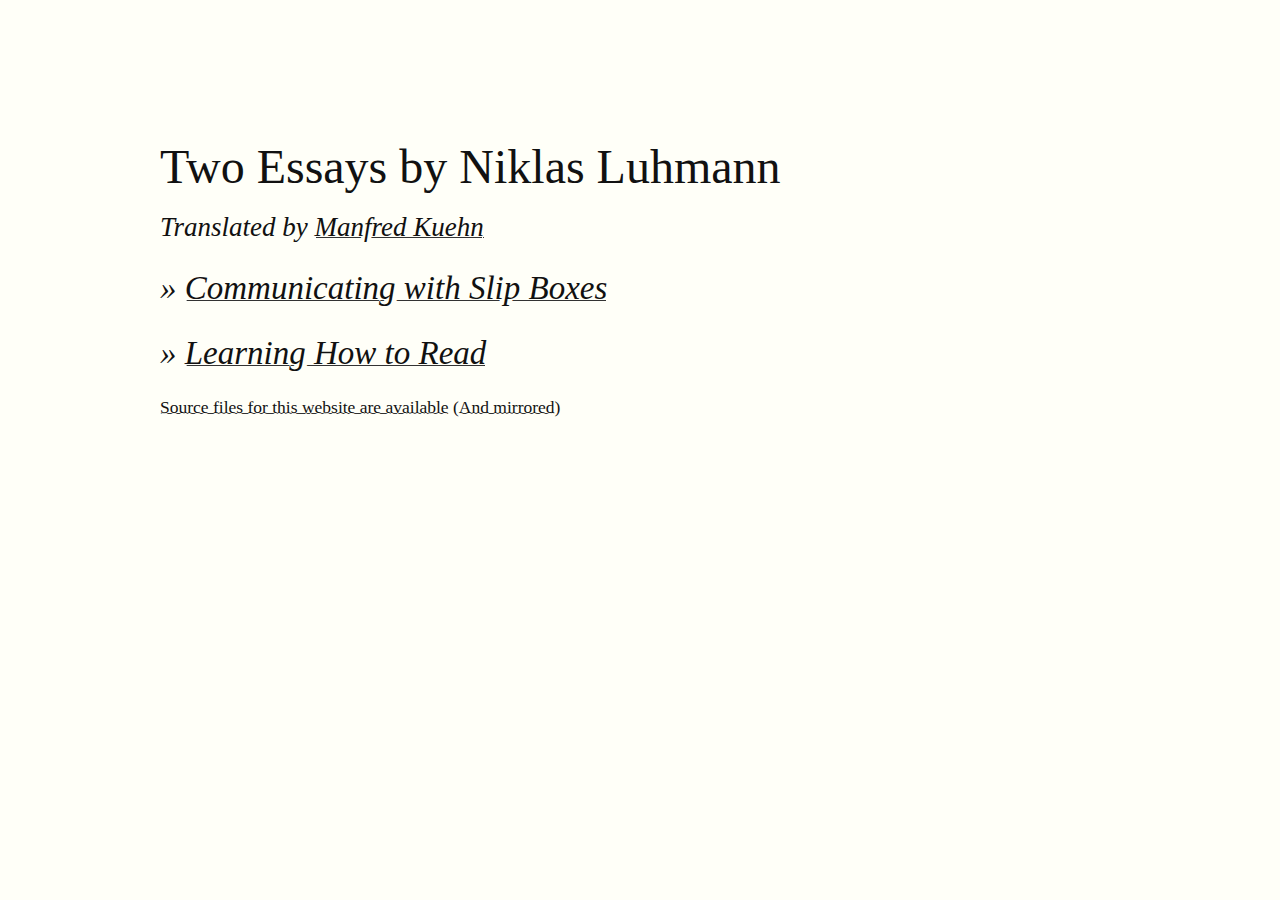
<file: index.html>
<!doctype html>
<head>
  <meta charset="utf-8"/>
  <title>Two Essays by Niklas Luhmann - Communicating with Slip Boxes - Learning How to Read</title>
  <link rel="stylesheet" href="css/tufte.css"/>
  <meta name="viewport" content="width=device-width, initial-scale=1">
</head>
<body>
  <article>
    <h1>Two Essays by Niklas Luhmann</h1>
    <p class="subtitle">Translated by <a href="http://takingnotenow.blogspot.com/">Manfred Kuehn</a></p>
    <h2>&raquo; <a href="communicating-with-slip-boxes">Communicating with Slip Boxes</a></h2>
    <h2>&raquo; <a href="learning-how-to-read">Learning How to Read</a></h2>
    <p><small><a href="source">Source files for this website are available</a> (<a href="mirror">And mirrored</a>)</small></p>
  </article>
</body>
</html>
</file>
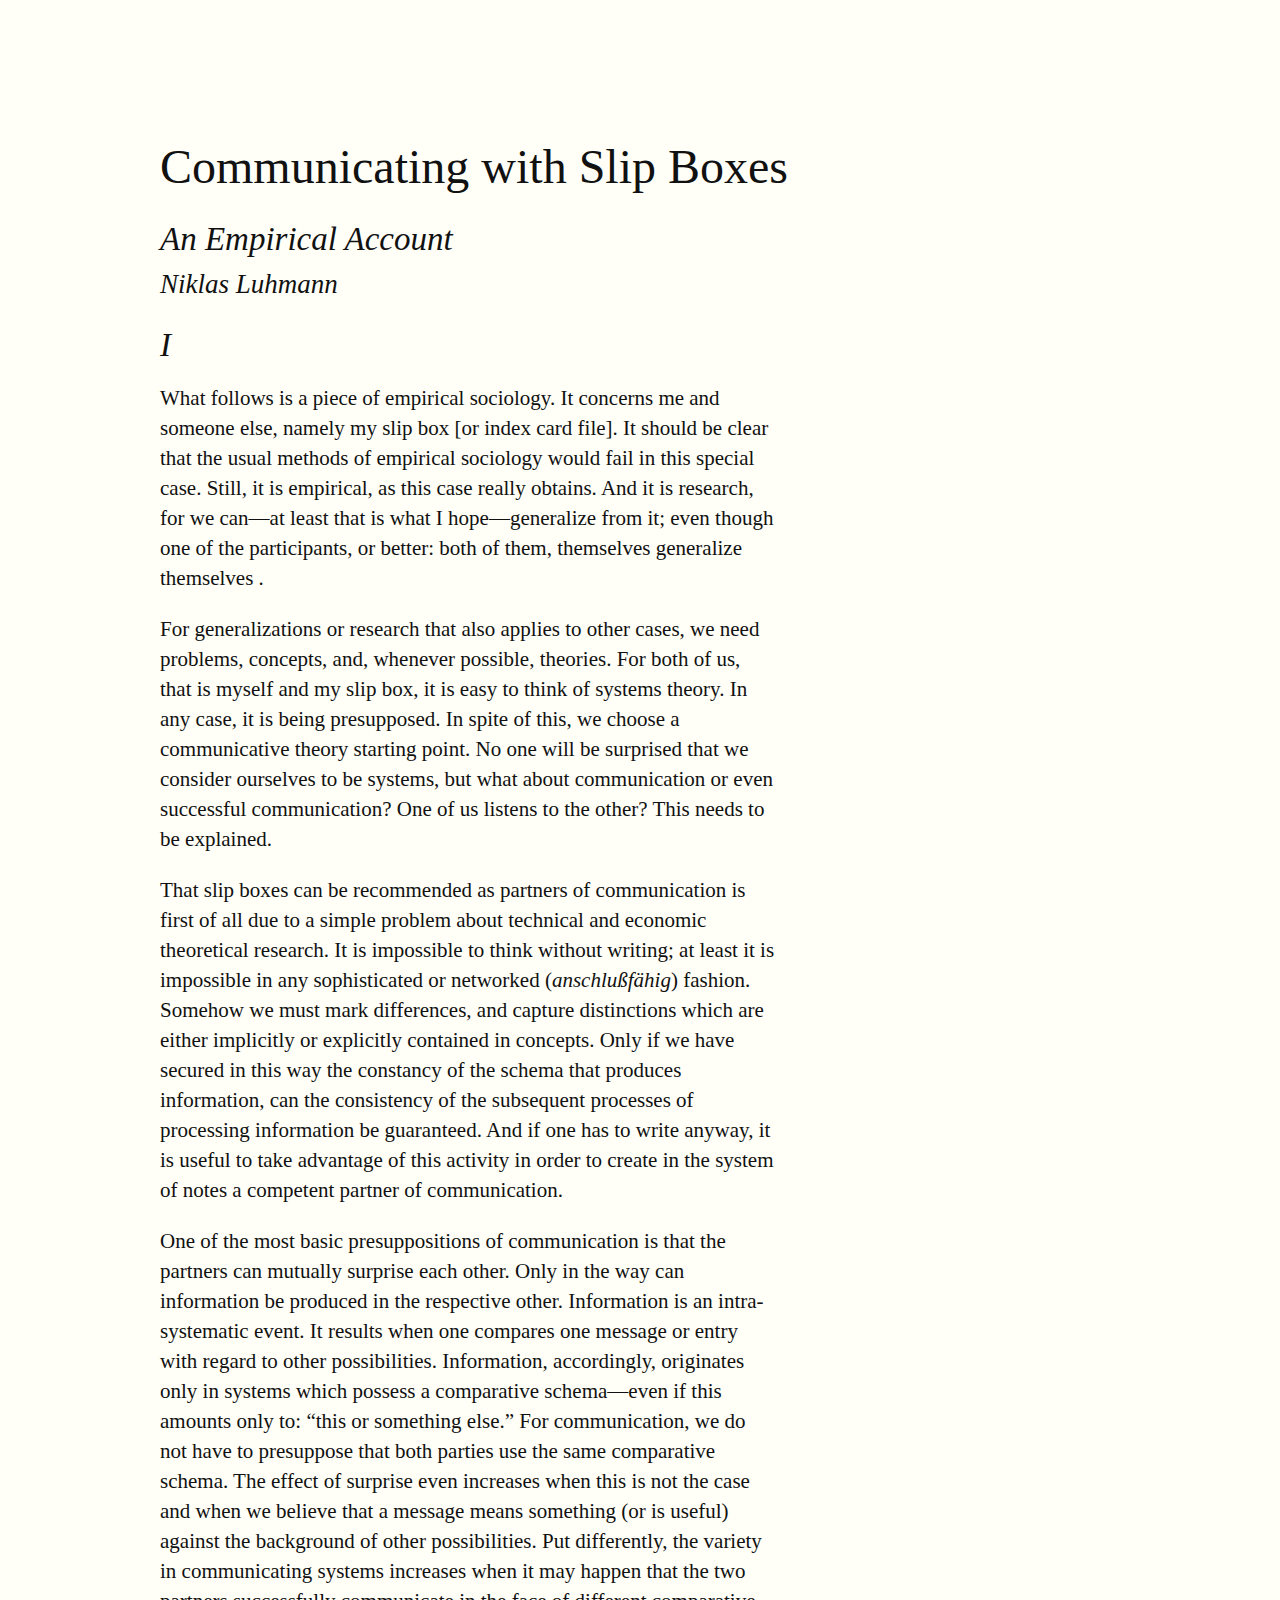
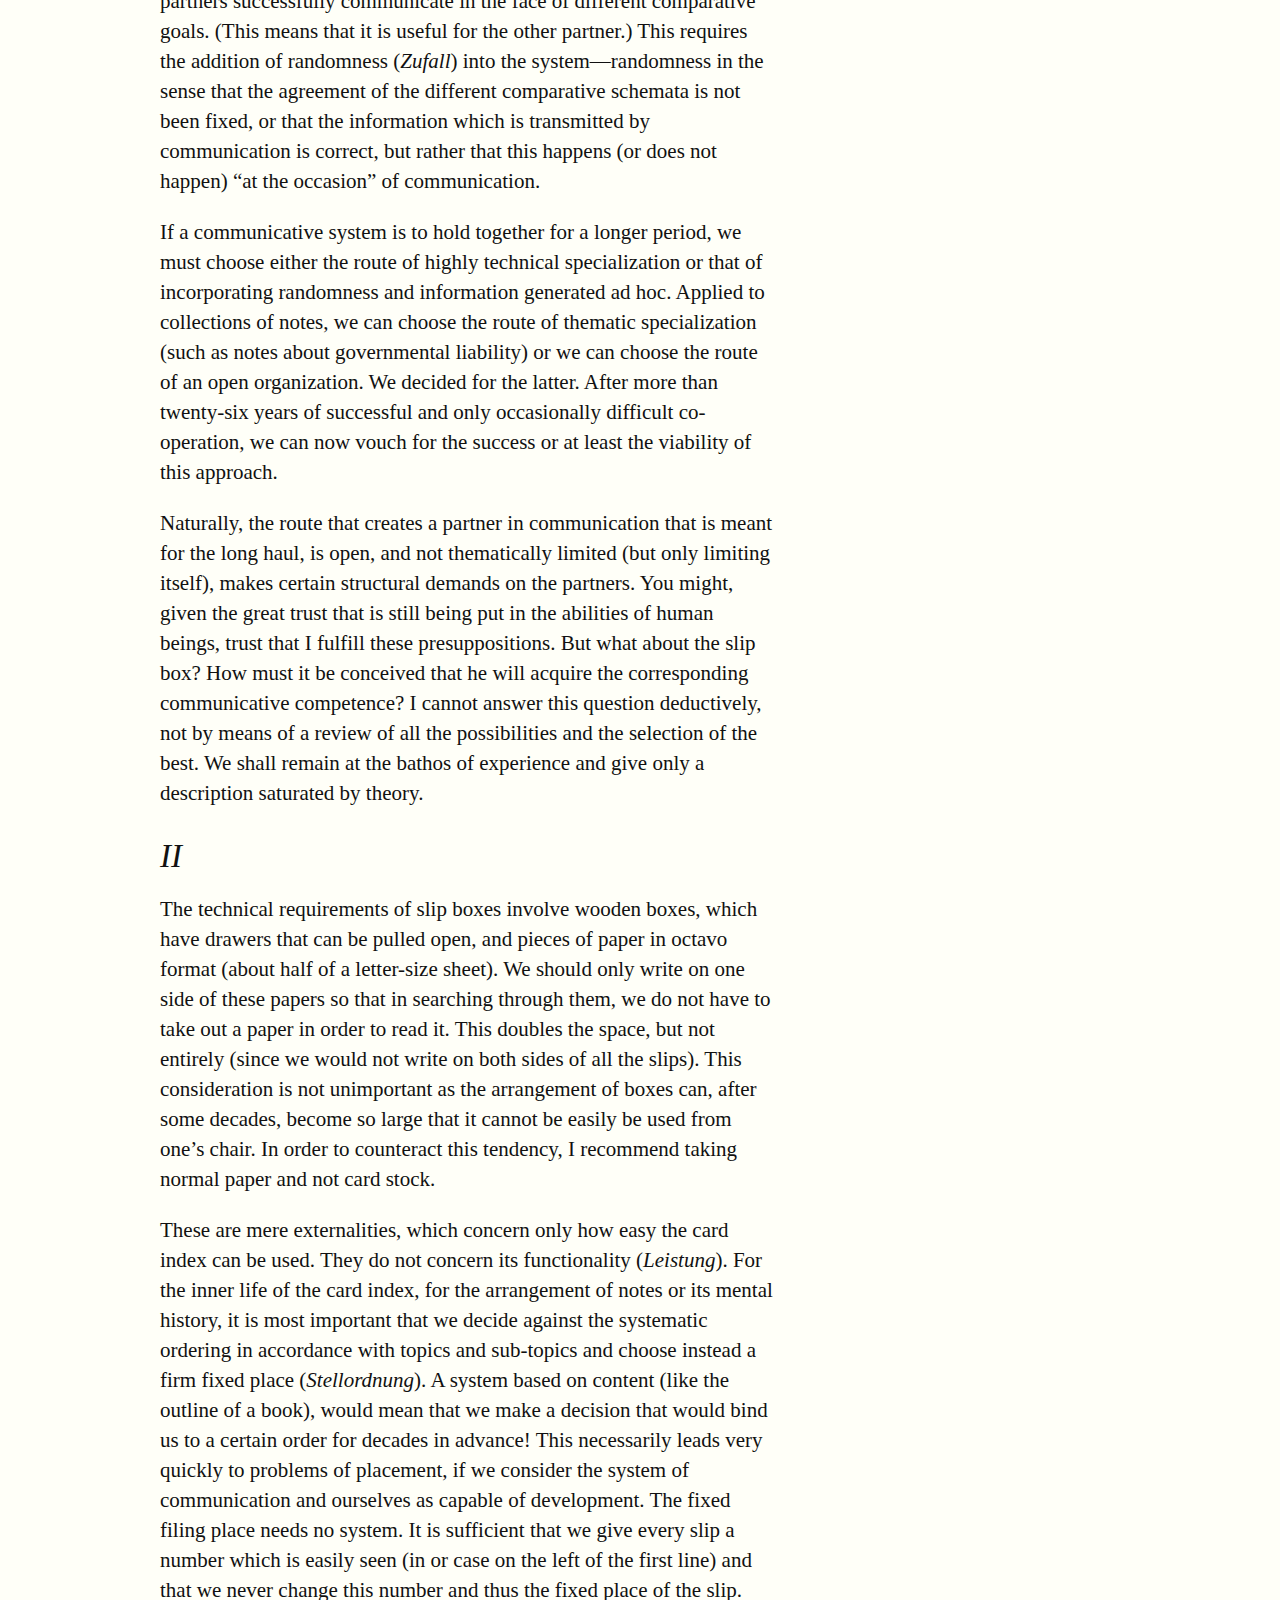
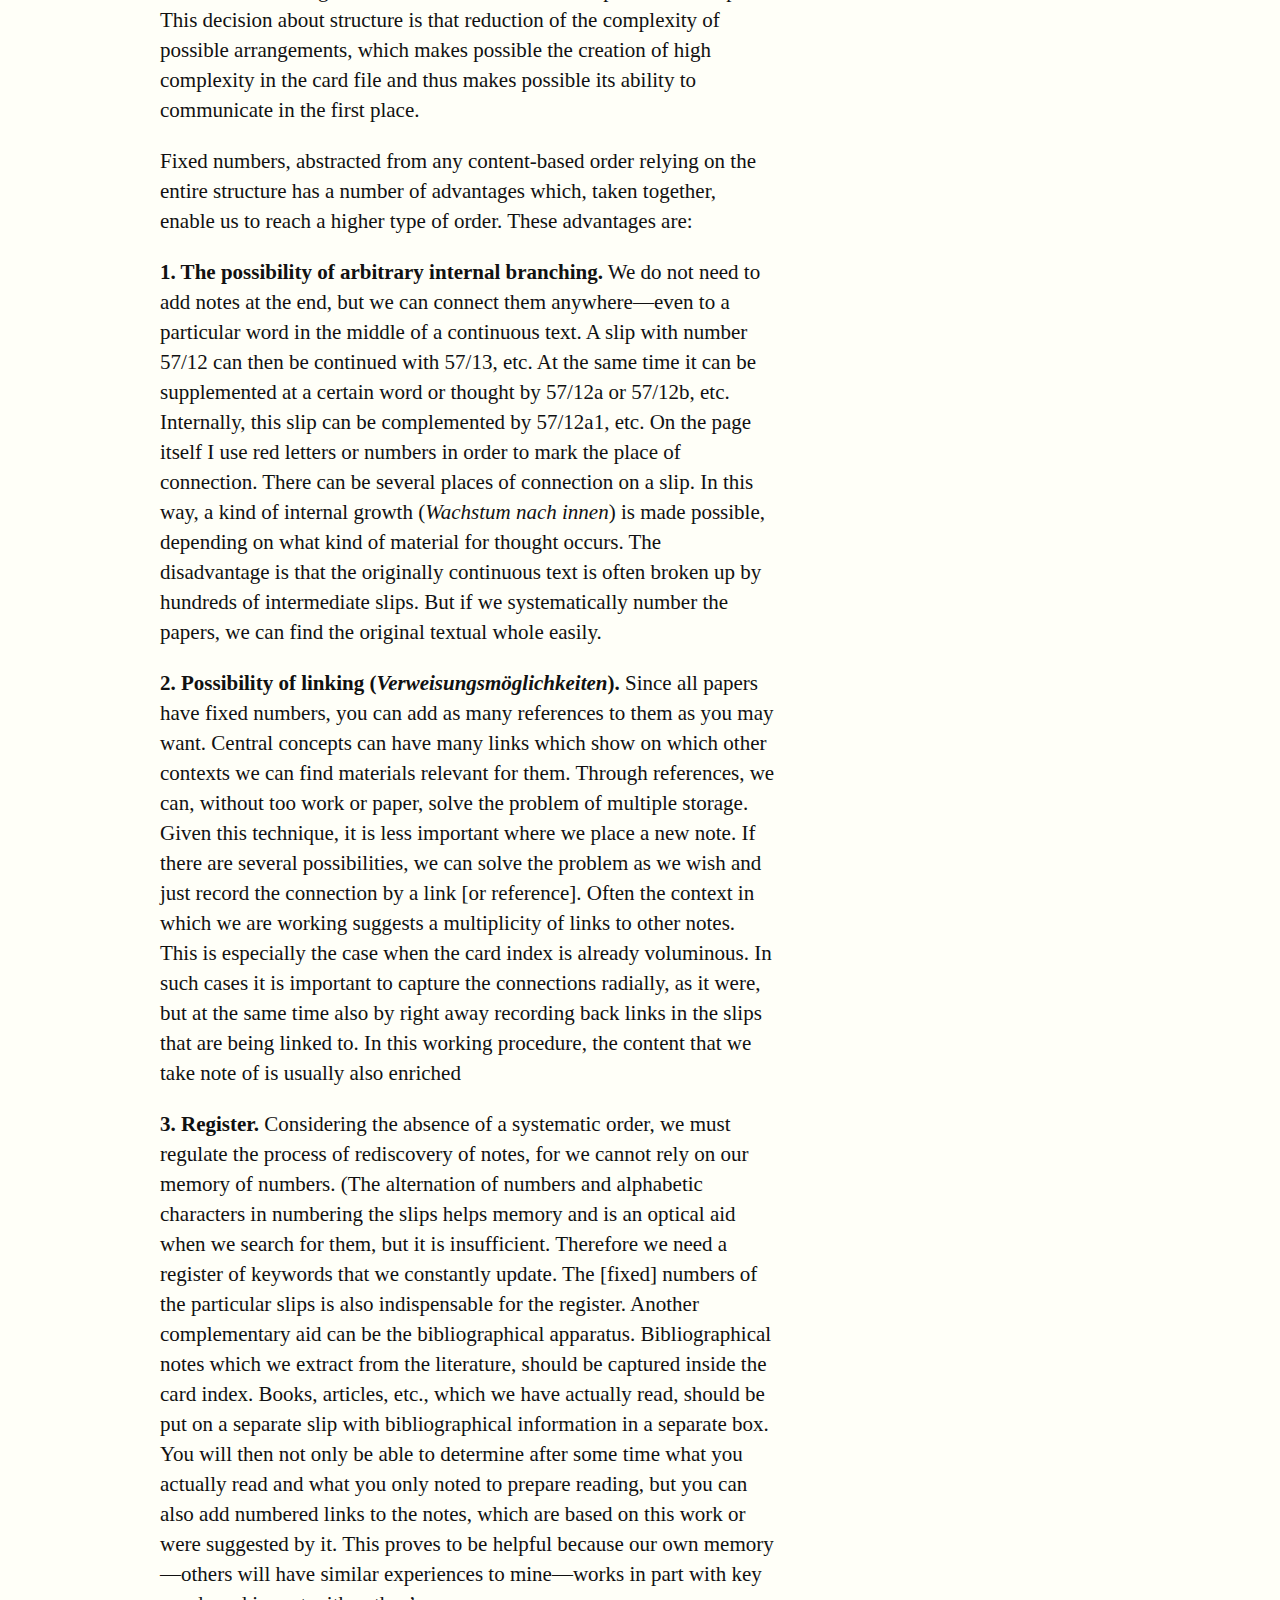
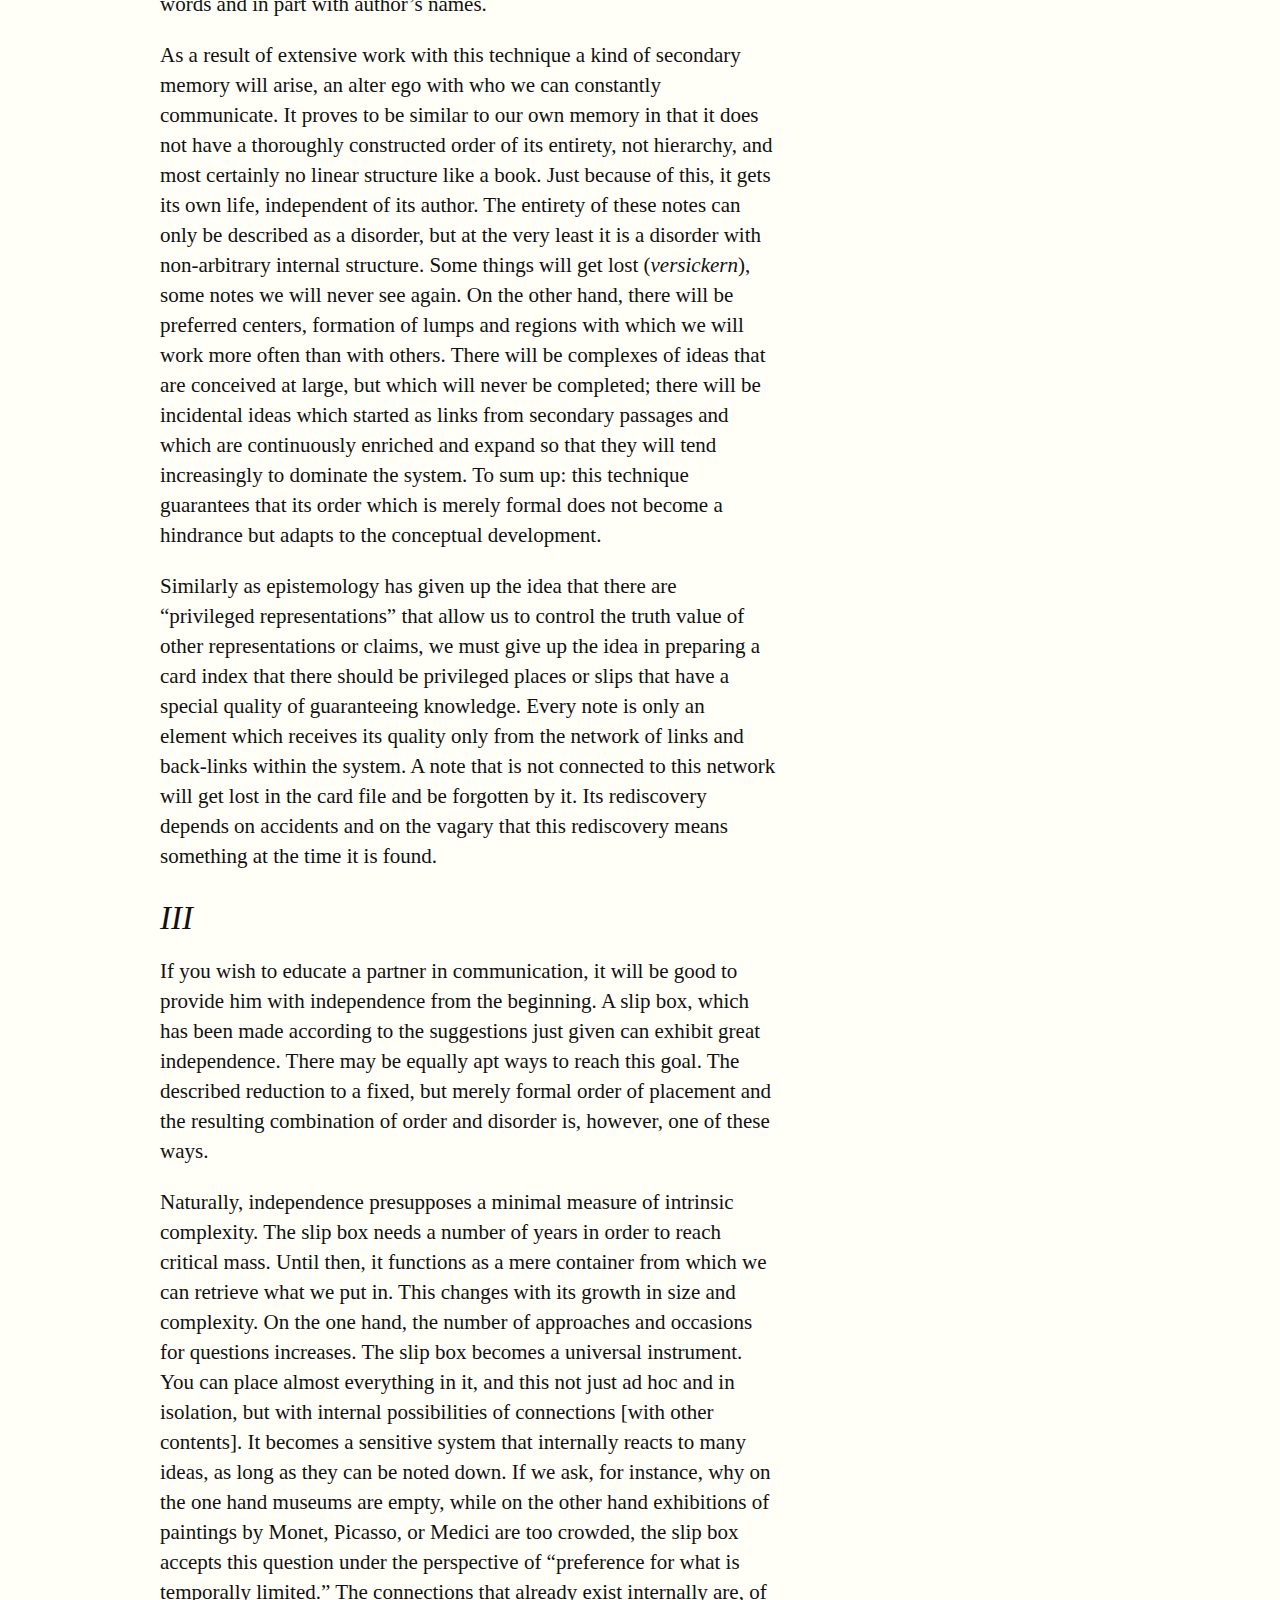
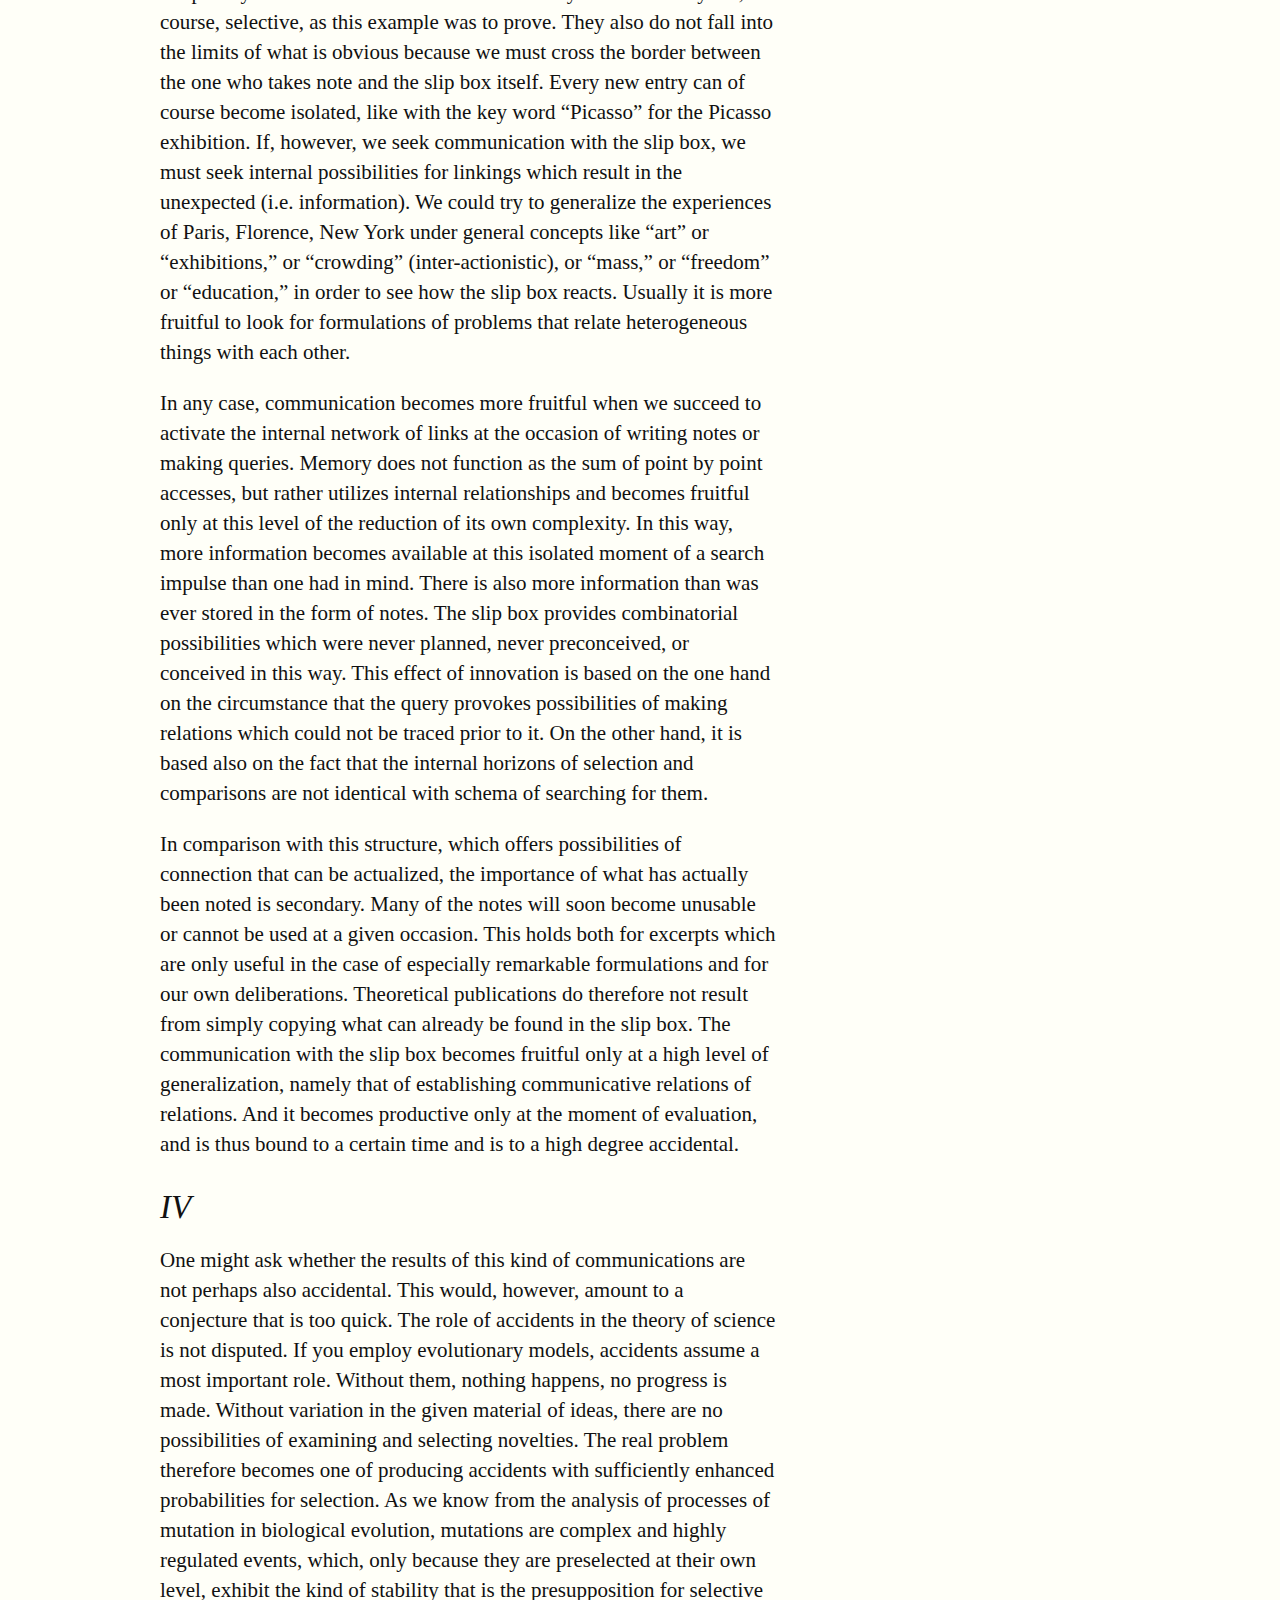
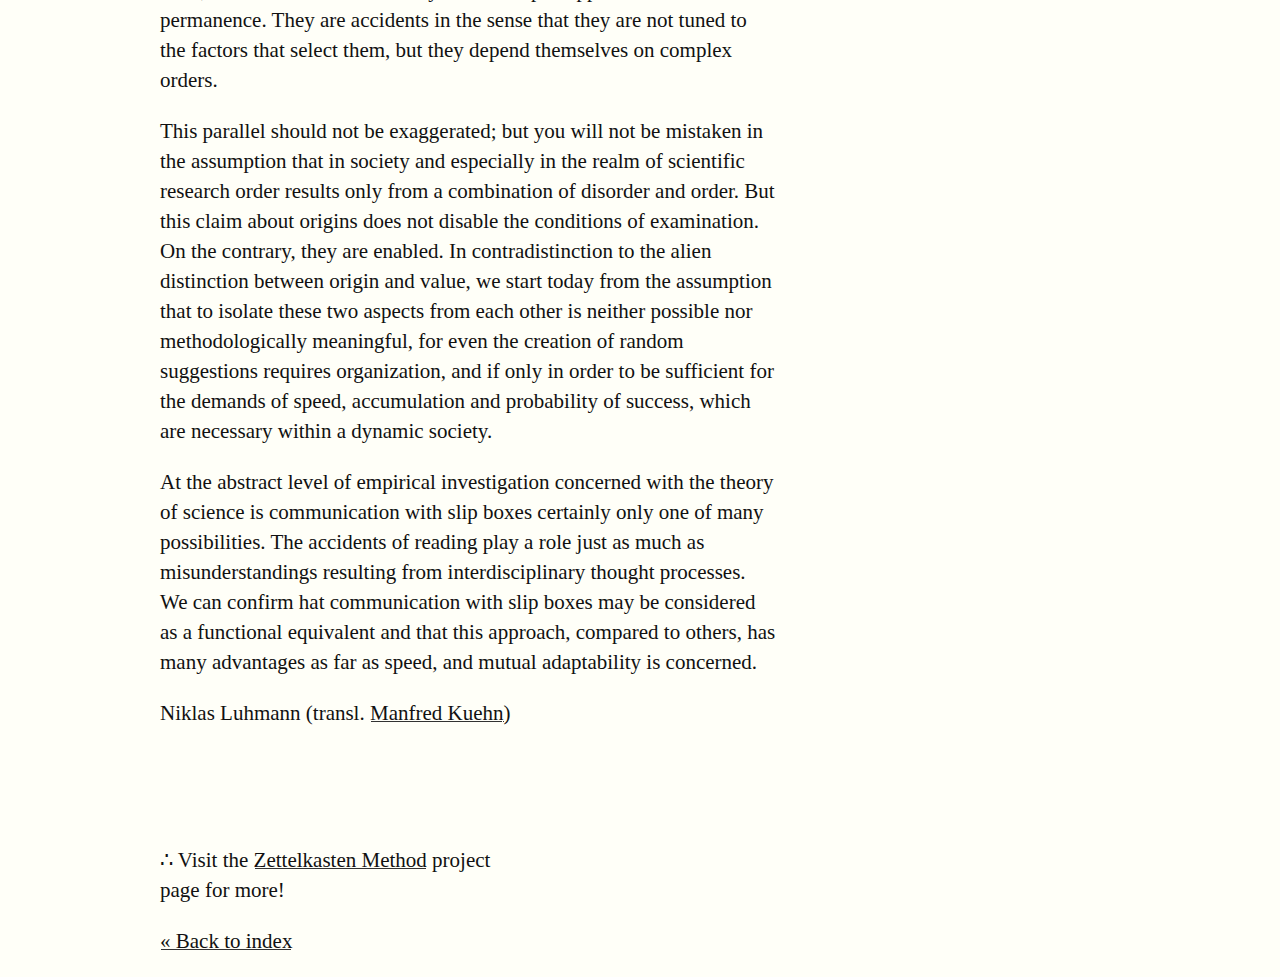
<file: communicating-with-slip-boxes.html>
<!doctype html>
<head>
  <meta charset="utf-8"/>
  <title>Communicating with Slip Boxes by Niklas Luhmann</title>
  <link rel="stylesheet" href="css/tufte.css"/>
  <meta name="viewport" content="width=device-width, initial-scale=1">
</head>
<body>
  <article>
    <h1>Communicating with Slip Boxes</h1>
    <h2>An Empirical Account</h2>
    <p class="subtitle">Niklas Luhmann</p>

    <h2 id="I">I</h2>

    <p>What follows is a piece of empirical sociology. It concerns me and someone else, namely my slip box [or index card file]. It should be clear that the usual methods of empirical sociology would fail in this special case. Still, it is empirical, as this case really obtains. And it is research, for we can—at least that is what I hope—generalize from it; even though one of the participants, or better: both of them, themselves generalize themselves .</p>

    <p>For generalizations or research that also applies to other cases, we need problems, concepts, and, whenever possible, theories. For both of us, that is myself and my slip box, it is easy to think of systems theory. In any case, it is being presupposed. In spite of this, we choose a communicative theory starting point. No one will be surprised that we consider ourselves to be systems, but what about communication or even successful communication? One of us listens to the other? This needs to be explained.</p>

    <p>That slip boxes can be recommended as partners of communication is first of all due to a simple problem about technical and economic theoretical research. It is impossible to think without writing; at least it is impossible in any sophisticated or networked (<em>anschlußfähig</em>) fashion. Somehow we must mark differences, and capture distinctions which are either implicitly or explicitly contained in concepts. Only if we have secured in this way the constancy of the schema that produces information, can the consistency of the subsequent processes of processing information be guaranteed. And if one has to write anyway, it is useful to take advantage of this activity in order to create in the system of notes a competent partner of communication.</p>

    <p>One of the most basic presuppositions of communication is that the partners can mutually surprise each other. Only in the way can information be produced in the respective other. Information is an intra-systematic event. It results when one compares one message or entry  with regard to other possibilities. Information, accordingly, originates only in systems which possess a comparative schema—even if this amounts only to: “this or something else.” For communication, we do not have to presuppose that both parties use the same comparative schema. The effect of surprise even increases when this is not the case and when we believe that a message means something (or is useful) against the background of other possibilities. Put differently, the variety in communicating systems increases when it may happen that the two partners successfully communicate in the face of different comparative goals. (This means that it is useful for the other partner.) This requires the addition of randomness (<em>Zufall</em>) into the system—randomness in the sense that the agreement of the different comparative schemata is not been fixed, or that the information which is transmitted by communication is correct, but rather that this happens (or does not happen) “at the occasion” of communication.</p>

    <p>If a communicative system is to hold together for a longer period, we must choose either the route of highly technical specialization or that of incorporating randomness and information generated ad hoc. Applied to collections of notes, we can choose the route of thematic specialization (such as notes about governmental liability) or we can choose the route of an open organization. We decided for the latter. After more than twenty-six years of successful and only occasionally difficult co-operation, we can now vouch for the success or at least the viability of this approach.</p>

    <p>Naturally, the route that creates a partner in communication that is meant for the long haul, is open, and not thematically limited (but only limiting itself), makes certain structural demands on the partners. You might, given the great trust that is still being put in the abilities of human beings, trust that I fulfill these presuppositions. But what about the slip box? How must it be conceived that he will acquire the corresponding communicative competence? I cannot answer this question deductively, not by means of a review of all the possibilities and the selection of the best. We shall remain at the bathos of experience and give only a description saturated by theory.</p>

    <h2 id="II">II</h2>

    <p>The technical requirements of slip boxes involve wooden boxes, which have drawers that can be pulled open, and pieces of paper in octavo format (about half of a letter-size sheet). We should only write on one side of these papers so that in searching through them, we do not have to take out a paper in order to read it. This doubles the space, but not entirely (since we would not write on both sides of all the slips). This consideration is not unimportant as the arrangement of boxes can, after some decades, become so large that it cannot be easily be used from one’s chair. In order to counteract this tendency, I recommend taking normal paper and not card stock.</p>

    <p>These are mere externalities, which concern only how easy the card index can be used. They do not concern its functionality (<em>Leistung</em>). For the inner life of the card index, for the arrangement of notes or its mental history, it is most important that we decide against the systematic ordering in accordance with topics and sub-topics and choose instead a firm fixed place (<em>Stellordnung</em>). A system based on content (like the outline of a book), would mean that we make a decision that would bind us to a certain order for decades in advance! This necessarily leads very quickly to problems of placement, if we consider the system of communication and ourselves as capable of development. The fixed filing place needs no system. It is sufficient that we give every slip a number which is easily seen (in or case on the left of the first line) and that we never change this number and thus the fixed place of the slip. This decision about structure is that reduction of the complexity of possible arrangements, which makes possible the creation of high complexity in the card file and thus makes possible its ability to communicate in the first place.</p>

    <p>Fixed numbers, abstracted from any content-based order relying on the entire structure has a number of advantages which, taken together, enable us to reach a higher type of order. These advantages are:</p>

    <p><strong>1. The possibility of arbitrary internal branching.</strong> We do not need to add notes at the end, but we can connect them anywhere—even to a particular word in the middle of a continuous text. A slip with number 57/12 can then be continued with 57/13, etc. At the same time it can be supplemented at a certain word or thought by 57/12a or 57/12b, etc. Internally, this slip can be complemented by 57/12a1, etc. On the page itself I use red letters or numbers in order to mark the place of connection. There can be several places of connection on a slip. In this way, a kind of internal growth (<em>Wachstum nach innen</em>) is made possible, depending on what kind of material for thought occurs. The disadvantage is that the originally continuous text is often broken up by hundreds of intermediate slips. But if we systematically number the papers, we can find the original textual whole easily.</p>

    <p><strong>2. Possibility of linking (<em>Verweisungsmöglichkeiten</em>).</strong> Since all papers have fixed numbers, you can add as many references to them as you may want. Central concepts can have many links which show on which other contexts we can find materials relevant for them. Through references, we can, without too work or paper, solve the problem of multiple storage. Given this technique, it is less important where we place a new note. If there are several possibilities, we can solve the problem as we wish and just record the connection by a link [or reference]. Often the context in which we are working suggests a multiplicity of links to other notes. This is especially the case when the card index is already voluminous. In such cases it is important to capture the connections radially, as it were, but at the same time also by right away recording back links in the slips that are being linked to. In this working procedure, the content that we take note of is usually also enriched</p>

    <p><strong>3. Register.</strong> Considering the absence of a systematic order, we must regulate the process of rediscovery of notes, for we cannot rely on our memory of numbers. (The alternation of numbers and alphabetic characters in numbering the slips helps memory and is an optical aid when we search for them, but it is insufficient. Therefore we need a register of keywords that we constantly update. The [fixed] numbers of the particular slips is also indispensable for the register. Another complementary aid can be the bibliographical apparatus. Bibliographical notes which we extract from the literature, should be captured inside the card index. Books, articles, etc., which we have actually read, should be put on a separate slip with bibliographical information in a separate box. You will then not only be able to determine after some time what you actually read and what you only noted to prepare reading, but you can also add numbered links to the notes, which are based on this work or were suggested by it. This proves to be helpful because our own memory—others will have similar experiences to mine—works in part with key words and in part with author’s names.</p>

    <p>As a result of extensive work with this technique a kind of secondary memory will arise, an alter ego with who we can constantly communicate. It proves to be similar to our own memory in that it does not have a thoroughly constructed order of its entirety, not hierarchy, and most certainly no linear structure like a book. Just because of this, it gets its own life, independent of its author. The entirety of these notes can only be described as a disorder, but at the very least it is a disorder with non-arbitrary internal structure. Some things will get lost (<em>versickern</em>), some notes we will never see again. On the other hand, there will be preferred centers, formation of lumps and regions with which we will work more often than with others. There will be complexes of ideas that are conceived at large, but which will never be completed; there will be incidental ideas which started as links from secondary passages and which are continuously enriched and expand so that they will tend increasingly to dominate the system. To sum up: this technique guarantees that its order which is merely formal does not become a hindrance but adapts to the conceptual development.</p>

    <p>Similarly as epistemology has given up the idea that there are “privileged representations” that allow us to control the truth value of other representations or claims, we must give up the idea in preparing a card index that there should be privileged places or slips that have a special quality of guaranteeing knowledge. Every note is only an element which receives its quality only from the network of links and back-links within the system. A note that is not connected to this network will get lost in the card file and be forgotten by it. Its rediscovery depends on accidents and on the vagary that this rediscovery means something at the time it is found.</p>

    <h2 id="III">III</h2>

    <p>If you wish to educate a partner in communication, it will be good to provide him with independence from the beginning. A slip box, which has been made according to the suggestions just given can exhibit great independence. There may be equally apt ways to reach this goal. The described reduction to a fixed, but merely formal order of placement and the resulting combination of order and disorder is, however, one of these ways.</p>

    <p>Naturally, independence presupposes a minimal measure of intrinsic complexity. The slip box needs a number of years in order to reach critical mass. Until then, it functions as a mere container from which we can retrieve what we put in. This changes with its growth in size and complexity. On the one hand, the number of approaches and occasions for questions increases. The slip box becomes a universal instrument. You can place almost everything in it, and this not just ad hoc and in isolation, but with internal possibilities of connections [with other contents]. It becomes a sensitive system that internally reacts to many ideas, as long as they can be noted down. If we ask, for instance, why on the one hand museums are empty, while on the other hand exhibitions of paintings by Monet, Picasso, or Medici are too crowded, the slip box accepts this question under the perspective of “preference for what is temporally limited.” The connections that already exist internally are, of course, selective, as this example was to prove. They also do not fall into the limits of what is obvious because we must cross the border between the one who takes note and the slip box itself. Every new entry can of course become isolated, like with the key word “Picasso” for the Picasso exhibition. If, however, we seek communication with the slip box, we must seek internal possibilities for linkings which result in the unexpected (i.e. information). We could try to generalize the experiences of Paris, Florence, New York under general concepts like “art” or “exhibitions,” or “crowding” (inter-actionistic), or “mass,” or “freedom” or “education,” in order to see how the slip box reacts. Usually it is more fruitful to look for formulations of problems that relate heterogeneous things with each other.</p>

    <p>In any case, communication becomes more fruitful when we succeed to activate the internal network of links at the occasion of writing notes or making queries. Memory does not function as the sum of point by point accesses, but rather utilizes internal relationships and becomes fruitful only at this level of the reduction of its own complexity. In this way, more information becomes available at this isolated moment of a search impulse than one had in mind. There is also more information than was ever stored in the form of notes. The slip box provides combinatorial possibilities which were never planned, never preconceived, or conceived in this way. This effect of innovation is based on the one hand on the circumstance that the query provokes possibilities of making relations which could not be traced prior to it. On the other hand, it is based also on the fact that the internal horizons of selection and comparisons are not identical with schema of searching for them.</p>

    <p>In comparison with this structure, which offers possibilities of connection that can be actualized, the importance of what has actually been noted is secondary. Many of the notes will soon become unusable or cannot be used at a given occasion. This holds both for excerpts which are only useful in the case of especially remarkable formulations and for our own deliberations. Theoretical publications do therefore not result from simply copying what can already be found in the slip box. The communication with the slip box becomes fruitful only at a high level of generalization, namely that of establishing communicative relations of relations. And it becomes productive only at the moment of evaluation, and is thus bound to a certain time and is to a high degree accidental.</p>

    <h2 id="IV">IV</h2>

    <p>One might ask whether the results of this kind of communications are not perhaps also accidental. This would, however, amount to a conjecture that is too quick. The role of accidents in the theory of science is not disputed. If you employ evolutionary models, accidents assume a most important role. Without them, nothing happens, no progress is made. Without variation in the given material of ideas, there are no possibilities of examining and selecting novelties. The real problem therefore becomes one of producing accidents with sufficiently enhanced probabilities for selection. As we know from the analysis of processes of mutation in biological evolution, mutations are complex and highly regulated events, which, only because they are preselected at their own level, exhibit the kind of stability that is the presupposition for selective permanence. They are accidents in the sense that they are not tuned to the factors that select them, but they depend themselves on complex orders.</p>

    <p>This parallel should not be exaggerated; but you will not be mistaken in the assumption that in society and especially in the realm of scientific research order results only from a combination of disorder and order. But this claim about origins does not disable the conditions of examination. On the contrary, they are enabled. In contradistinction to the alien distinction between origin and value, we start today from the assumption that to isolate these two aspects from each other is neither possible nor methodologically meaningful, for even the creation of random suggestions requires organization, and if only in order to be sufficient for the demands of speed, accumulation and probability of success, which are necessary within a dynamic society.</p>

    <p>At the abstract level of empirical investigation concerned with the theory of science is communication with slip boxes certainly only one of many possibilities. The accidents of reading play a role just as much as misunderstandings resulting from interdisciplinary thought processes. We can confirm hat communication with slip boxes may be considered as a functional equivalent and that this approach, compared to others, has many advantages as far as speed, and mutual adaptability is concerned.</p>

    <p>Niklas Luhmann (transl. <a href="http://takingnotenow.blogspot.com/">Manfred Kuehn</a>)</p>
  </article>

  <footer>
    <p>&there4; Visit the <a href="https://zettelkasten.de/">Zettelkasten Method</a> project page for more!</p>
    <p><a href="/">&laquo; Back to index</a></p>
  </footer>
</body>
</html>
</file>
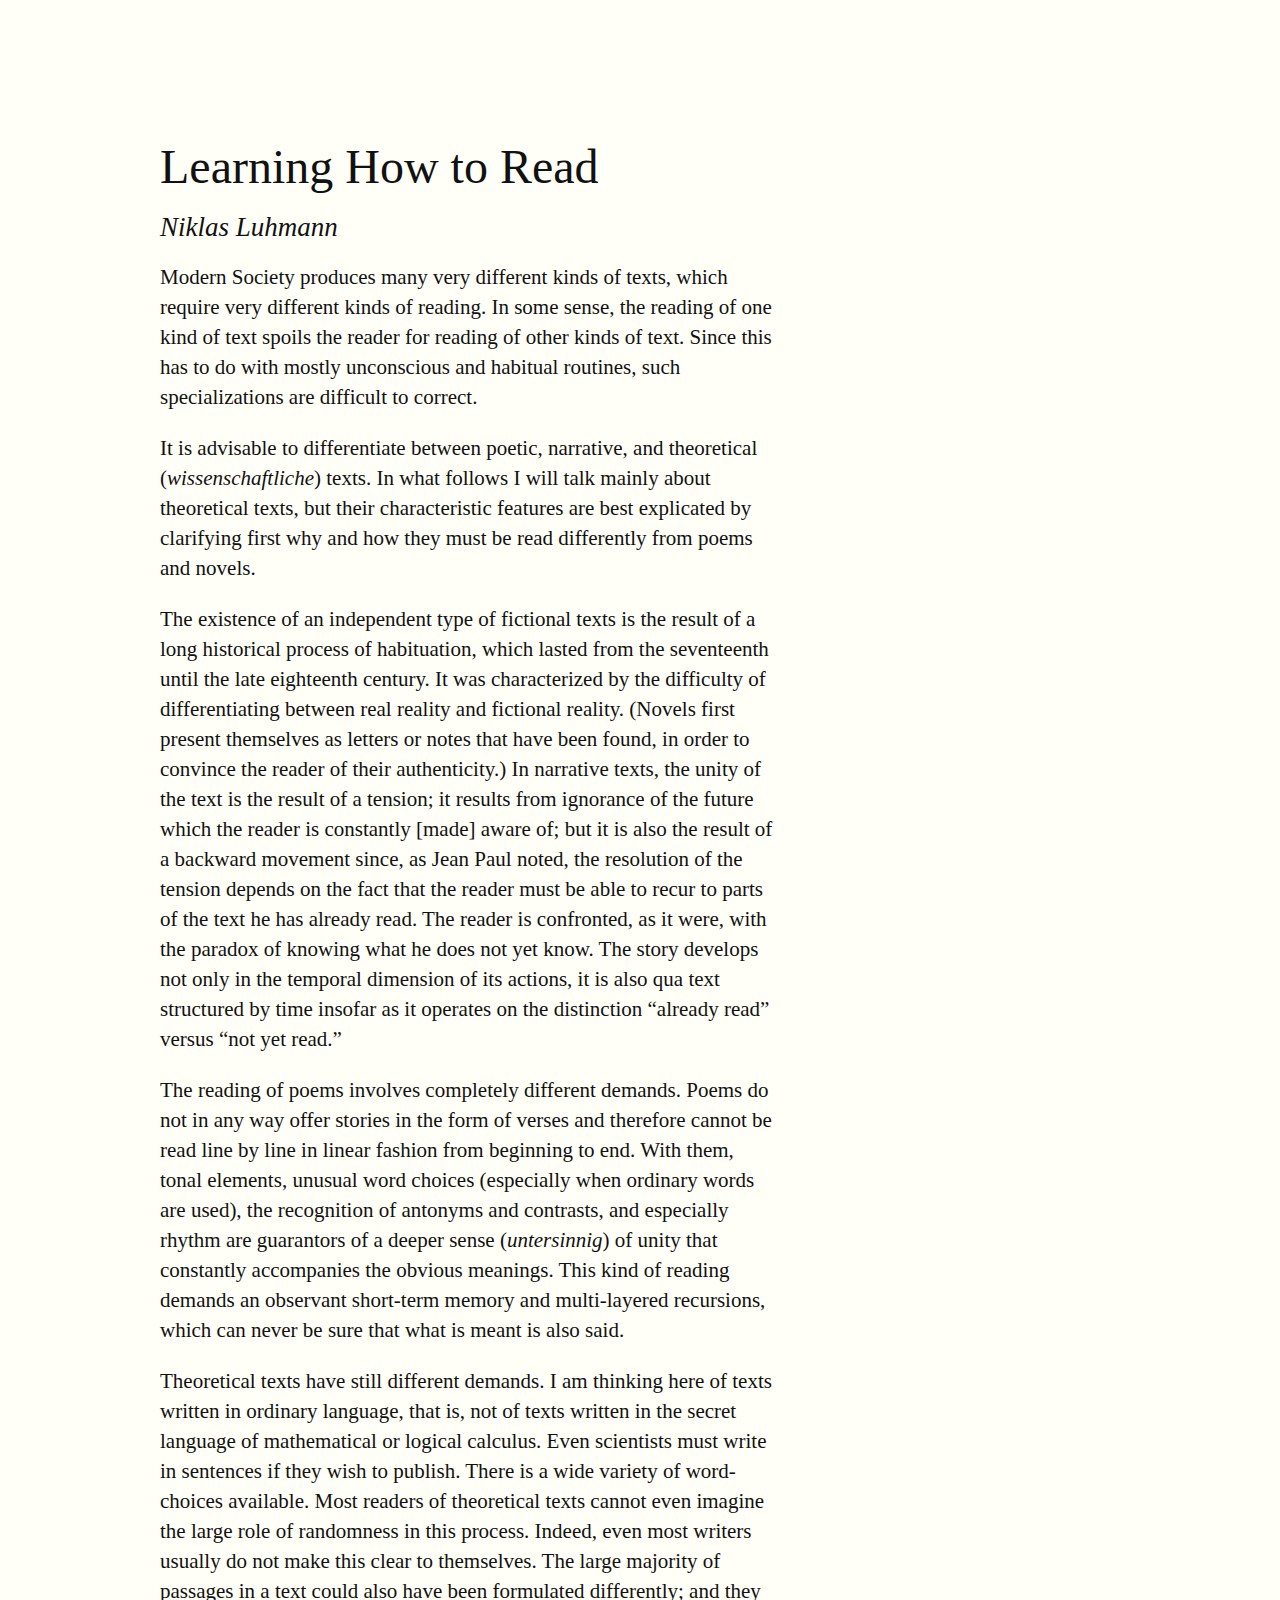
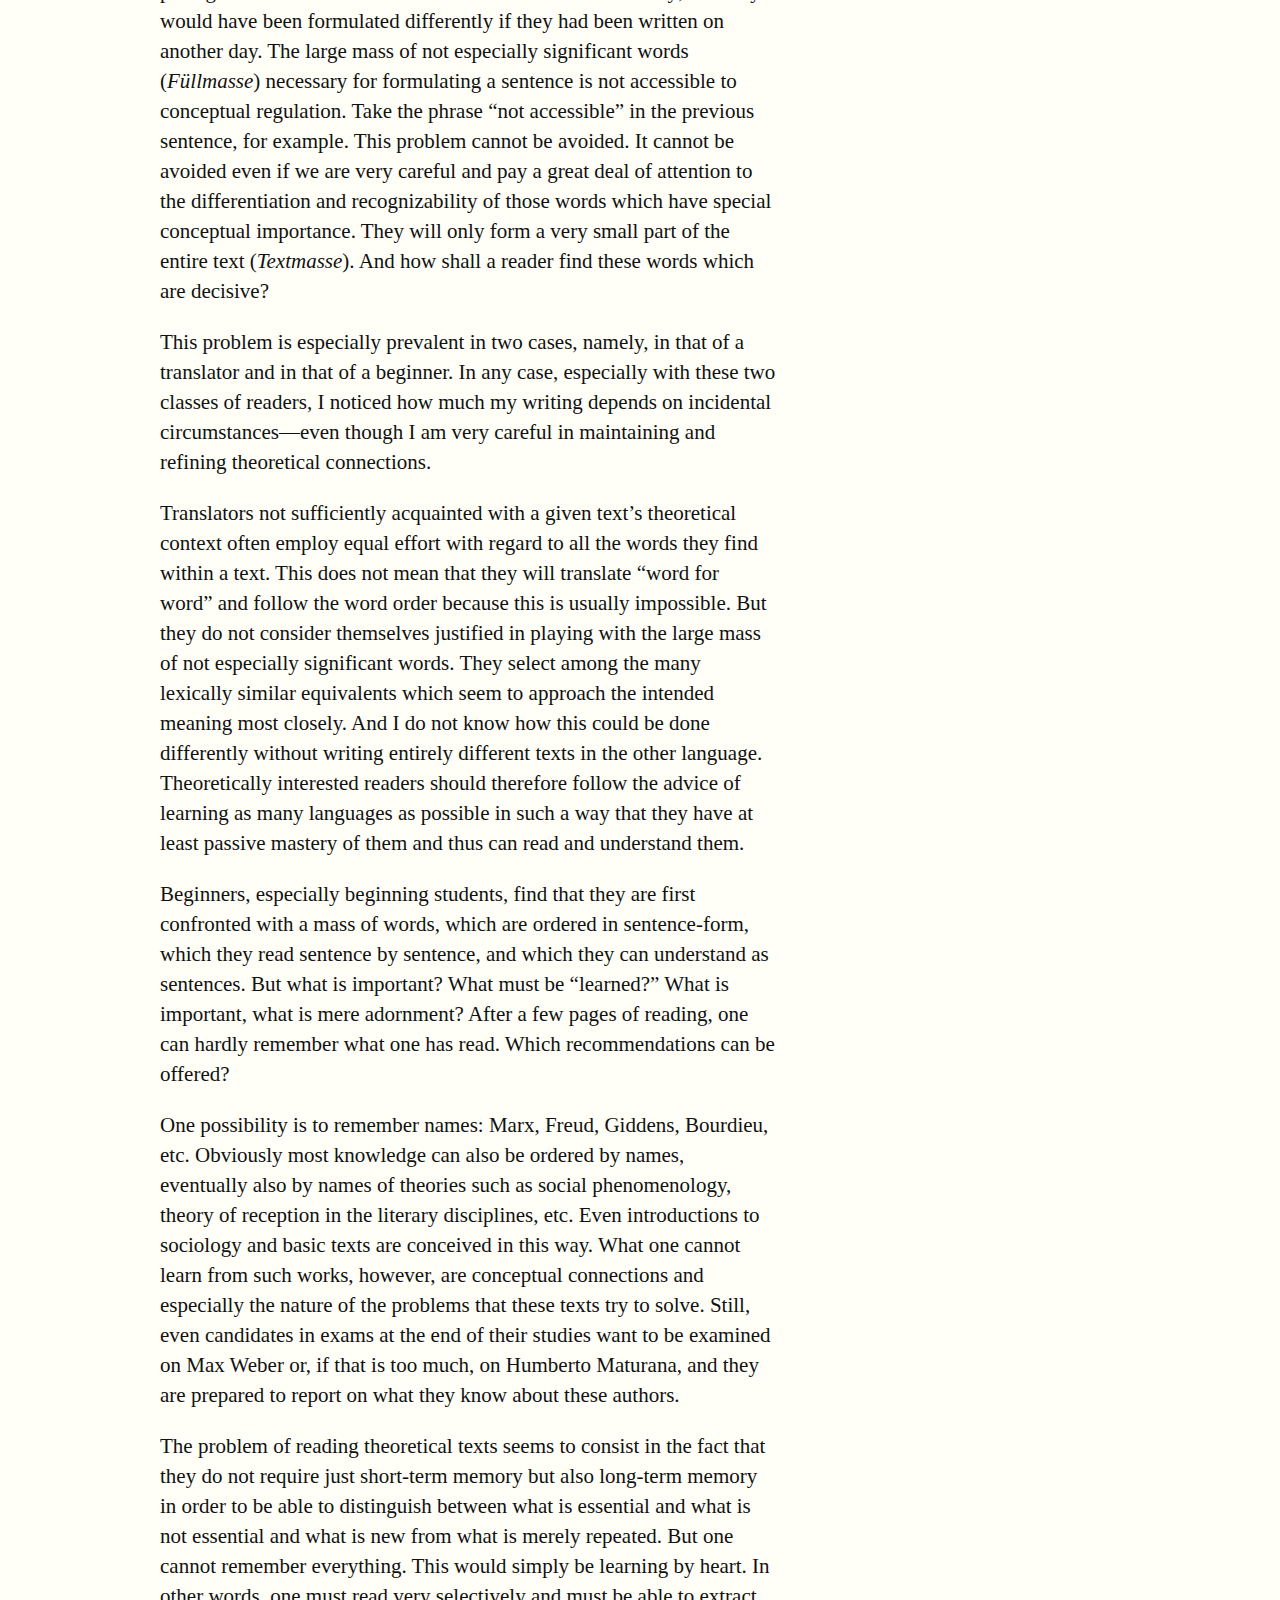
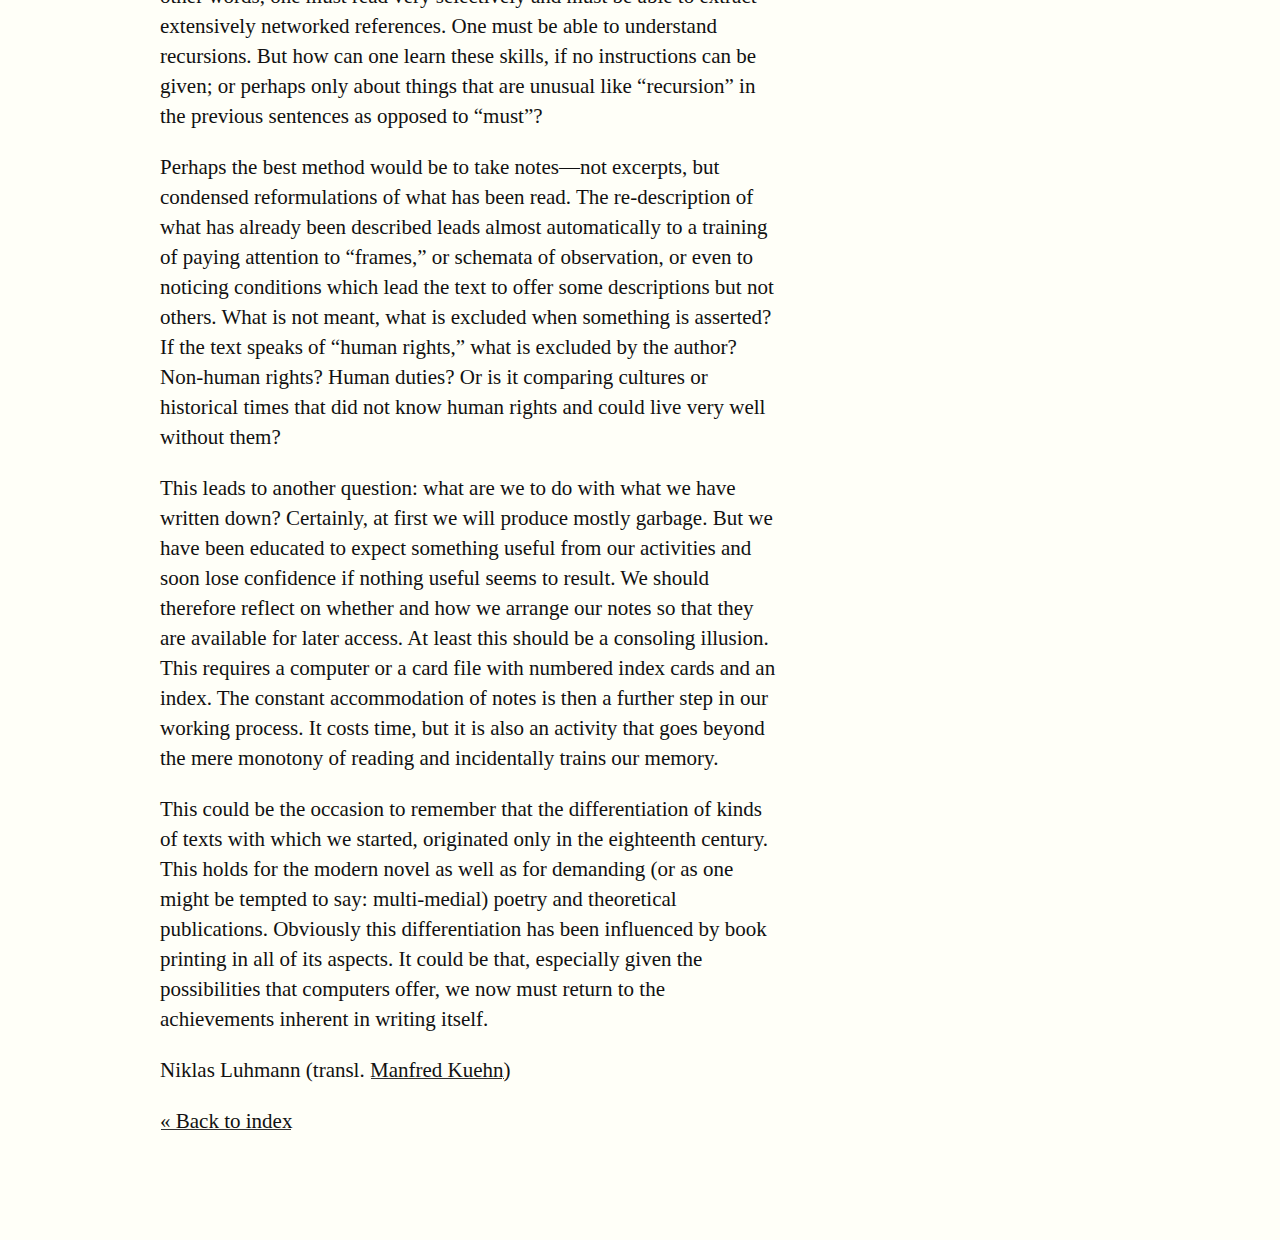
<file: learning-how-to-read.html>
<!doctype html>
<head>
  <meta charset="utf-8"/>
  <title>Learning How to Read by Niklas Luhmann</title>
  <link rel="stylesheet" href="css/tufte.css"/>
  <meta name="viewport" content="width=device-width, initial-scale=1">
</head>
<body>
  <article>
    <h1>Learning How to Read</h1>
    <p class="subtitle">Niklas Luhmann</p>

    <p>Modern Society produces many very different kinds of texts, which require very different kinds of reading. In some sense, the reading of one kind of text spoils the reader for reading of other kinds of text. Since this has to do with mostly unconscious and habitual routines, such specializations are difficult to correct.</p>

    <p>It is advisable to differentiate between poetic, narrative, and theoretical (<em>wissenschaftliche</em>) texts. In what follows I will talk mainly about theoretical texts, but their characteristic features are best explicated by clarifying first why and how they must be read differently from poems and novels.</p>

    <p>The existence of an independent type of fictional texts is the result of a long historical process of habituation, which lasted from the seventeenth until the late eighteenth century. It was characterized by the difficulty of differentiating between real reality and fictional reality. (Novels first present themselves as letters or notes that have been found, in order to convince the reader of their authenticity.) In narrative texts, the unity of the text is the result of a tension; it results from ignorance of the future which the reader is constantly [made] aware of; but it is also the result of a backward movement since, as Jean Paul noted, the resolution of the tension depends on the fact that the reader must be able to recur to parts of the text he has already read. The reader is confronted, as it were, with the paradox of knowing what he does not yet know. The story develops not only in the temporal dimension of its actions, it is also qua text structured by time insofar as it operates on the distinction “already read” versus “not yet read.”</p>

    <p>The reading of poems involves completely different demands. Poems do not in any way offer stories in the form of verses and therefore cannot be read line by line in linear fashion from beginning to end. With them, tonal elements, unusual word choices (especially when ordinary words are used), the recognition of antonyms and contrasts, and especially rhythm are guarantors of a deeper sense (<em>untersinnig</em>) of unity that constantly accompanies the obvious meanings. This kind of reading demands an observant short-term memory and multi-layered recursions, which can never be sure that what is meant is also said.</p>

    <p>Theoretical texts have still different demands. I am thinking here of texts written in ordinary language, that is, not of texts written in the secret language of mathematical or logical calculus. Even scientists must write in sentences if they wish to publish. There is a wide variety of word-choices available. Most readers of theoretical texts cannot even imagine the large role of randomness in this process. Indeed, even most writers usually do not make this clear to themselves. The large majority of passages in a text could also have been formulated differently; and they would have been formulated differently if they had been written on another day. The large mass of not especially significant words (<em>Füllmasse</em>) necessary for formulating a sentence is not accessible to conceptual regulation. Take the phrase “not accessible” in the previous sentence, for example. This problem cannot be avoided. It cannot be avoided even if we are very careful and pay a great deal of attention to the differentiation and recognizability of those words which have special conceptual importance. They will only form a very small part of the entire text (<em>Textmasse</em>). And how shall a reader find these words which are decisive?</p>

    <p>This problem is especially prevalent in two cases, namely, in that of a translator and in that of a beginner. In any case, especially with these two classes of readers, I noticed how much my writing depends on incidental circumstances—even though I am very careful in maintaining and refining theoretical connections.</p>

    <p>Translators not sufficiently acquainted with a given text’s theoretical context often employ equal effort with regard to all the words they find within a text. This does not mean that they will translate “word for word” and follow the word order because this is usually impossible. But they do not consider themselves justified in playing with the large mass of not especially significant words. They select among the many lexically similar equivalents which seem to approach the intended meaning most closely. And I do not know how this could be done differently without writing entirely different texts in the other language. Theoretically interested readers should therefore follow the advice of learning as many languages as possible in such a way that they have at least passive mastery of them and thus can read and understand them.</p>

    <p>Beginners, especially beginning students, find that they are first confronted with a mass of words, which are ordered in sentence-form, which they read sentence by sentence, and which they can understand as sentences. But what is important? What must be “learned?” What is important, what is mere adornment? After a few pages of reading, one can hardly remember what one has read. Which recommendations can be offered?</p>

    <p>One possibility is to remember names: Marx, Freud, Giddens, Bourdieu, etc. Obviously most knowledge can also be ordered by names, eventually also by names of theories such as social phenomenology, theory of reception in the literary disciplines, etc. Even introductions to sociology and basic texts are conceived in this way. What one cannot learn from such works, however, are conceptual connections and especially the nature of the problems that these texts try to solve. Still, even candidates in exams at the end of their studies want to be examined on Max Weber or, if that is too much, on Humberto Maturana, and they are prepared to report on what they know about these authors.</p>

    <p>The problem of reading theoretical texts seems to consist in the fact that they do not require just short-term memory but also long-term memory in order to be able to distinguish between what is essential and what is not essential and what is new from what is merely repeated. But one cannot remember everything. This would simply be learning by heart. In other words, one must read very selectively and must be able to extract extensively networked references. One must be able to understand recursions. But how can one learn these skills, if no instructions can be given; or perhaps only about things that are unusual like “recursion” in the previous sentences as opposed to “must”?</p>

    <p>Perhaps the best method would be to take notes—not excerpts, but condensed reformulations of what has been read. The re-description of what has already been described leads almost automatically to a training of paying attention to “frames,” or schemata of observation, or even to noticing conditions which lead the text to offer some descriptions but not others. What is not meant, what is excluded when something is asserted? If the text speaks of “human rights,” what is excluded by the author? Non-human rights? Human duties? Or is it comparing cultures or historical times that did not know human rights and could live very well without them?</p>

    <p>This leads to another question: what are we to do with what we have written down? Certainly, at first we will produce mostly garbage. But we have been educated to expect something useful from our activities and soon lose confidence if nothing useful seems to result. We should therefore reflect on whether and how we arrange our notes so that they are available for later access. At least this should be a consoling illusion. This requires a computer or a card file with numbered index cards and an index. The constant accommodation of notes is then a further step in our working process. It costs time, but it is also an activity that goes beyond the mere monotony of reading and incidentally trains our memory.</p>

    <p>This could be the occasion to remember that the differentiation of kinds of texts with which we started, originated only in the eighteenth century.  This holds for the modern novel as well as for demanding (or as one might be tempted to say: multi-medial) poetry and theoretical publications. Obviously this differentiation has been influenced by book printing in all of its aspects. It could be that, especially given the possibilities that computers offer, we now must return to the achievements inherent in writing itself.</p>

    <p>Niklas Luhmann (transl. <a href="http://takingnotenow.blogspot.com/">Manfred Kuehn</a>)</p>

    <p><a href="/">&laquo; Back to index</a></p>

  </article>
</body>
</html>
</file>
<file: css/tufte.css>
@charset "UTF-8";

/* Tufte CSS styles */
html { font-size: 15px; }

body { width: 87.5%;
       margin-left: auto;
       margin-right: auto;
       padding-left: 12.5%;
       font-family: Palatino, "Palatino Linotype", "Palatino LT STD", "Book Antiqua", Georgia, serif;
       background-color: #fffff8;
       color: #111;
       max-width: 1400px;
       counter-reset: sidenote-counter; }

h1 { font-weight: 400;
     margin-top: 4rem;
     margin-bottom: 1.5rem;
     font-size: 3.2rem;
     line-height: 1; }

h2 { font-style: italic;
     font-weight: 400;
     margin-top: 2.1rem;
     margin-bottom: 0;
     font-size: 2.2rem;
     line-height: 1; }

h3 { font-style: italic;
     font-weight: 400;
     font-size: 1.7rem;
     margin-top: 2rem;
     margin-bottom: 0;
     line-height: 1; }

hr { display: block;
     height: 1px;
     width: 55%;
     border: 0;
     border-top: 1px solid #ccc;
     margin: 1em 0;
     padding: 0; }

p.subtitle { font-style: italic;
             margin-top: 1rem;
             margin-bottom: 1rem;
             font-size: 1.8rem;
             display: block;
             line-height: 1; }

.numeral { font-family: Palatino, "Palatino Linotype", "Palatino LT STD", "Book Antiqua", Georgia, serif; }

.danger { color: red; }

article { position: relative;
          padding: 5rem 0rem; }

section { padding-top: 1rem;
          padding-bottom: 1rem; }

p, ol, ul { font-size: 1.4rem; }

p { line-height: 2rem;
    margin-top: 1.4rem;
    margin-bottom: 1.4rem;
    padding-right: 0;
    vertical-align: baseline; }

/* Chapter Epigraphs */
div.epigraph { margin: 5em 0; }

div.epigraph > blockquote { margin-top: 3em;
                            margin-bottom: 3em; }

div.epigraph > blockquote, div.epigraph > blockquote > p { font-style: italic; }

div.epigraph > blockquote > footer { font-style: normal; }

div.epigraph > blockquote > footer > cite { font-style: italic; }
/* end chapter epigraphs styles */

blockquote { font-size: 1.4rem; }

blockquote p { width: 55%;
               margin-right: 40px; }

blockquote footer { width: 55%;
                    font-size: 1.1rem;
                    text-align: right; }

section>ol, section>ul { width: 45%;
                         -webkit-padding-start: 5%;
                         -webkit-padding-end: 5%; }

li { padding: 0.5rem 0; }

figure { padding: 0;
         border: 0;
         font-size: 100%;
         font: inherit;
         vertical-align: baseline;
         max-width: 55%;
         -webkit-margin-start: 0;
         -webkit-margin-end: 0;
         margin: 0 0 3em 0; }

figcaption { float: right;
             clear: right;
             margin-top: 0;
             margin-bottom: 0;
             font-size: 1.1rem;
             line-height: 1.6;
             vertical-align: baseline;
             position: relative;
             max-width: 40%; }

figure.fullwidth figcaption { margin-right: 24%; }

/* Links: replicate underline that clears descenders */
a:link, a:visited { color: inherit; }

a:link { text-decoration: none;
         background: -webkit-linear-gradient(#fffff8, #fffff8), -webkit-linear-gradient(#fffff8, #fffff8), -webkit-linear-gradient(#333, #333);
         background: linear-gradient(#fffff8, #fffff8), linear-gradient(#fffff8, #fffff8), linear-gradient(#333, #333);
         -webkit-background-size: 0.05em 1px, 0.05em 1px, 1px 1px;
         -moz-background-size: 0.05em 1px, 0.05em 1px, 1px 1px;
         background-size: 0.05em 1px, 0.05em 1px, 1px 1px;
         background-repeat: no-repeat, no-repeat, repeat-x;
         text-shadow: 0.03em 0 #fffff8, -0.03em 0 #fffff8, 0 0.03em #fffff8, 0 -0.03em #fffff8, 0.06em 0 #fffff8, -0.06em 0 #fffff8, 0.09em 0 #fffff8, -0.09em 0 #fffff8, 0.12em 0 #fffff8, -0.12em 0 #fffff8, 0.15em 0 #fffff8, -0.15em 0 #fffff8;
         background-position: 0% 93%, 100% 93%, 0% 93%; }

@media screen and (-webkit-min-device-pixel-ratio: 0) { a:link { background-position-y: 87%, 87%, 87%; } }

a:link::selection { text-shadow: 0.03em 0 #b4d5fe, -0.03em 0 #b4d5fe, 0 0.03em #b4d5fe, 0 -0.03em #b4d5fe, 0.06em 0 #b4d5fe, -0.06em 0 #b4d5fe, 0.09em 0 #b4d5fe, -0.09em 0 #b4d5fe, 0.12em 0 #b4d5fe, -0.12em 0 #b4d5fe, 0.15em 0 #b4d5fe, -0.15em 0 #b4d5fe;
                    background: #b4d5fe; }

a:link::-moz-selection { text-shadow: 0.03em 0 #b4d5fe, -0.03em 0 #b4d5fe, 0 0.03em #b4d5fe, 0 -0.03em #b4d5fe, 0.06em 0 #b4d5fe, -0.06em 0 #b4d5fe, 0.09em 0 #b4d5fe, -0.09em 0 #b4d5fe, 0.12em 0 #b4d5fe, -0.12em 0 #b4d5fe, 0.15em 0 #b4d5fe, -0.15em 0 #b4d5fe;
                         background: #b4d5fe; }

/* Sidenotes, margin notes, figures, captions */
img { max-width: 100%; }

.sidenote, .marginnote { float: right;
                         clear: right;
                         margin-right: -60%;
                         width: 50%;
                         margin-top: 0;
                         margin-bottom: 0;
                         font-size: 1.1rem;
                         line-height: 1.3;
                         vertical-align: baseline;
                         position: relative; }

.sidenote-number { counter-increment: sidenote-counter; }

.sidenote-number:after, .sidenote:before { content: counter(sidenote-counter) " ";
                                           font-family: Palatino, "Palatino Linotype", "Palatino LT STD", "Book Antiqua", Georgia, serif;
                                           position: relative;
                                           vertical-align: baseline; }

.sidenote-number:after { content: counter(sidenote-counter);
                         font-size: 1rem;
                         top: -0.5rem;
                         left: 0.1rem; }

.sidenote:before { content: counter(sidenote-counter) " ";
                   top: -0.5rem; }

blockquote .sidenote, blockquote .marginnote { margin-right: -82%;
                                               min-width: 59%;
                                               text-align: left; }

p, footer, table { width: 55%; }

div.fullwidth, table.fullwidth { width: 100%; }

div.table-wrapper { overflow-x: auto;
                    font-family: "Trebuchet MS", "Gill Sans", "Gill Sans MT", sans-serif; }

.sans { font-family: "Gill Sans", "Gill Sans MT", Calibri, sans-serif;
        letter-spacing: .03em; }

code { font-family: Consolas, "Liberation Mono", Menlo, Courier, monospace;
       font-size: 1.0rem;
       line-height: 1.42; }

.sans > code { font-size: 1.2rem; }

h1 > code, h2 > code, h3 > code { font-size: 0.80em; }

.marginnote > code, .sidenote > code { font-size: 1rem; }

pre.code { font-size: 0.9rem;
           width: 52.5%;
           margin-left: 2.5%;
           overflow-x: auto; }

pre.code.fullwidth { width: 90%; }

.fullwidth { max-width: 90%;
             clear:both; }

span.newthought { font-variant: small-caps;
                  font-size: 1.2em; }

input.margin-toggle { display: none; }

label.sidenote-number { display: inline; }

label.margin-toggle:not(.sidenote-number) { display: none; }

@media (max-width: 760px) { body { width: 84%;
                                   padding-left: 8%;
                                   padding-right: 8%; }
                            p, footer { width: 100%; }
                            pre.code { width: 97%; }
                            ul { width: 85%; }
                            figure { max-width: 90%; }
                            figcaption, figure.fullwidth figcaption { margin-right: 0%;
                                                                      max-width: none; }
                            blockquote { margin-left: 1.5em;
                                         margin-right: 0em; }
                            blockquote p, blockquote footer { width: 100%; }
                            label.margin-toggle:not(.sidenote-number) { display: inline; }
                            .sidenote, .marginnote { display: none; }
                            .margin-toggle:checked + .sidenote,
                            .margin-toggle:checked + .marginnote { display: block;
                                                                   float: left;
                                                                   left: 1rem;
                                                                   clear: both;
                                                                   width: 95%;
                                                                   margin: 1rem 2.5%;
                                                                   vertical-align: baseline;
                                                                   position: relative; }
                            label { cursor: pointer; }
                            div.table-wrapper, table { width: 85%; }
                            img { width: 100%; } }
</file>
